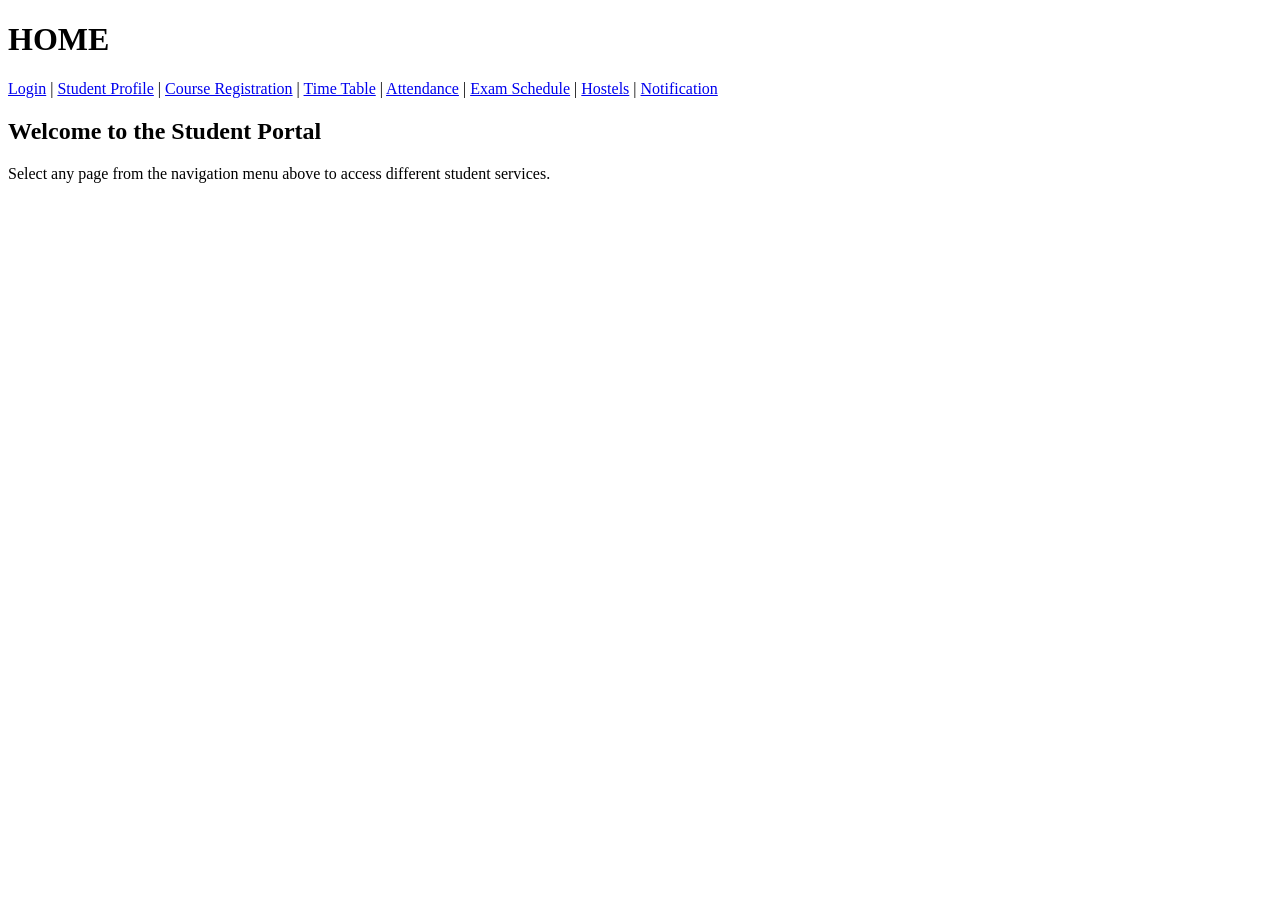
<file: index.html>
<!DOCTYPE html>
<html lang="en">
<head>
    <meta charset="UTF-8">
    <meta name="viewport" content="width=device-width, initial-scale=1.0">
    <title>Home</title>
</head>

<body>

    <div id="home-container">

      
        <header>
            <h1>HOME</h1>
        </header>

        <nav>
            <a href="login.html">Login</a> |
            <a href="studentprofile.html">Student Profile</a> |
            <a href="coursereg.html">Course Registration</a> |
            <a href="timetable.html">Time Table</a> |
            <a href="attendance.html">Attendance</a> |
            <a href="examschedule.html">Exam Schedule</a> |
            <a href="hostels.html">Hostels</a> |
            <a href="notification.html">Notification</a>
        </nav>

        <main>

            <section id="content">
                <h2>Welcome to the Student Portal</h2>

                <p>
                    Select any page from the navigation menu above to access
                    different student services.
                </p>
            </section>

        </main>

    </div>

</body>
</html>
</file>
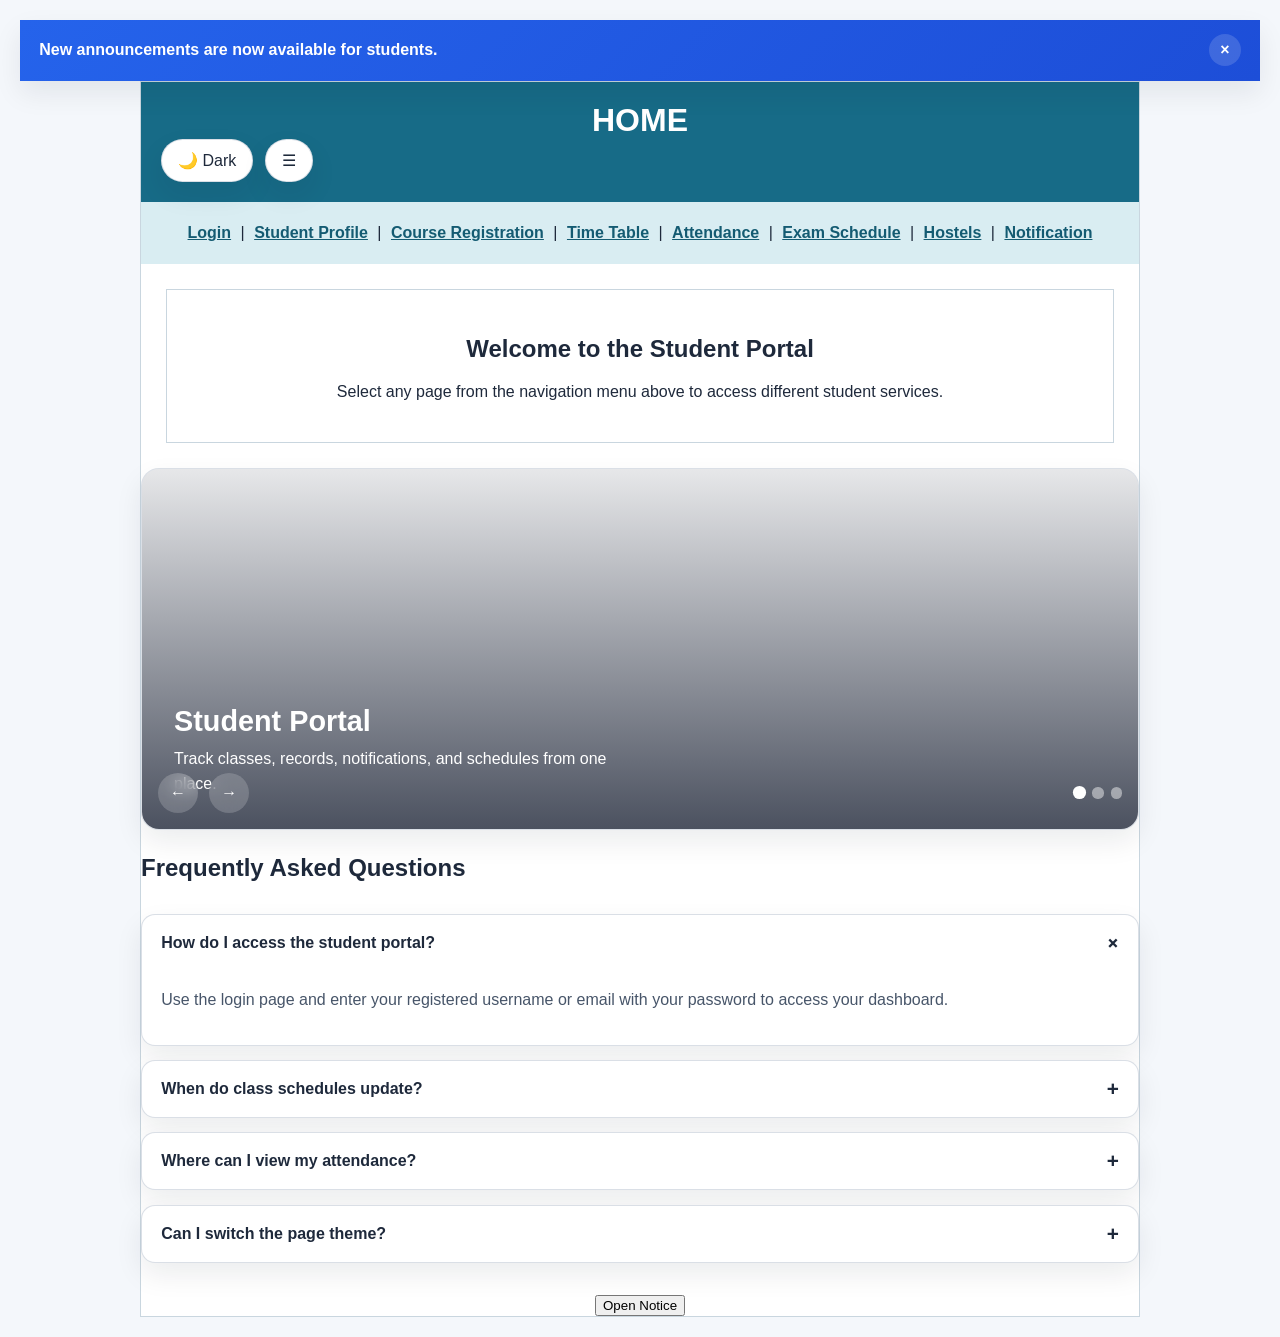
<file: pages/index.html>
<!DOCTYPE html>
<html lang="en">
<head>
    <meta charset="UTF-8">
    <meta name="viewport" content="width=device-width, initial-scale=1.0">
    <title>Home</title>
    <link rel="stylesheet" href="../css/home.css">
</head>

<body>

    <div id="home-container">

      
        <header>
            <h1>HOME</h1>
        </header>

        <nav>
            <a href="login.html">Login</a> |
            <a href="studentprofile.html">Student Profile</a> |
            <a href="coursereg.html">Course Registration</a> |
            <a href="timetable.html">Time Table</a> |
            <a href="attendance.html">Attendance</a> |
            <a href="examschedule.html">Exam Schedule</a> |
            <a href="hostels.html">Hostels</a> |
            <a href="notification.html">Notification</a>
        </nav>

        <main>

            <section id="content">
                <h2>Welcome to the Student Portal</h2>

                <p>
                    Select any page from the navigation menu above to access
                    different student services.
                </p>
            </section>

            <section>
                <div id="slider" aria-label="Student portal highlights"></div>
            </section>

            <section>
                <h2>Frequently Asked Questions</h2>
                <div id="faq"></div>
            </section>

            <section style="margin-top: 2rem; text-align: center;">
                <button id="open-modal" type="button">Open Notice</button>
            </section>

        </main>

    </div>

    <script src="../js/site-data.js"></script>
    <script src="../js/site-ui.js"></script>

</body>
</html>
</file>
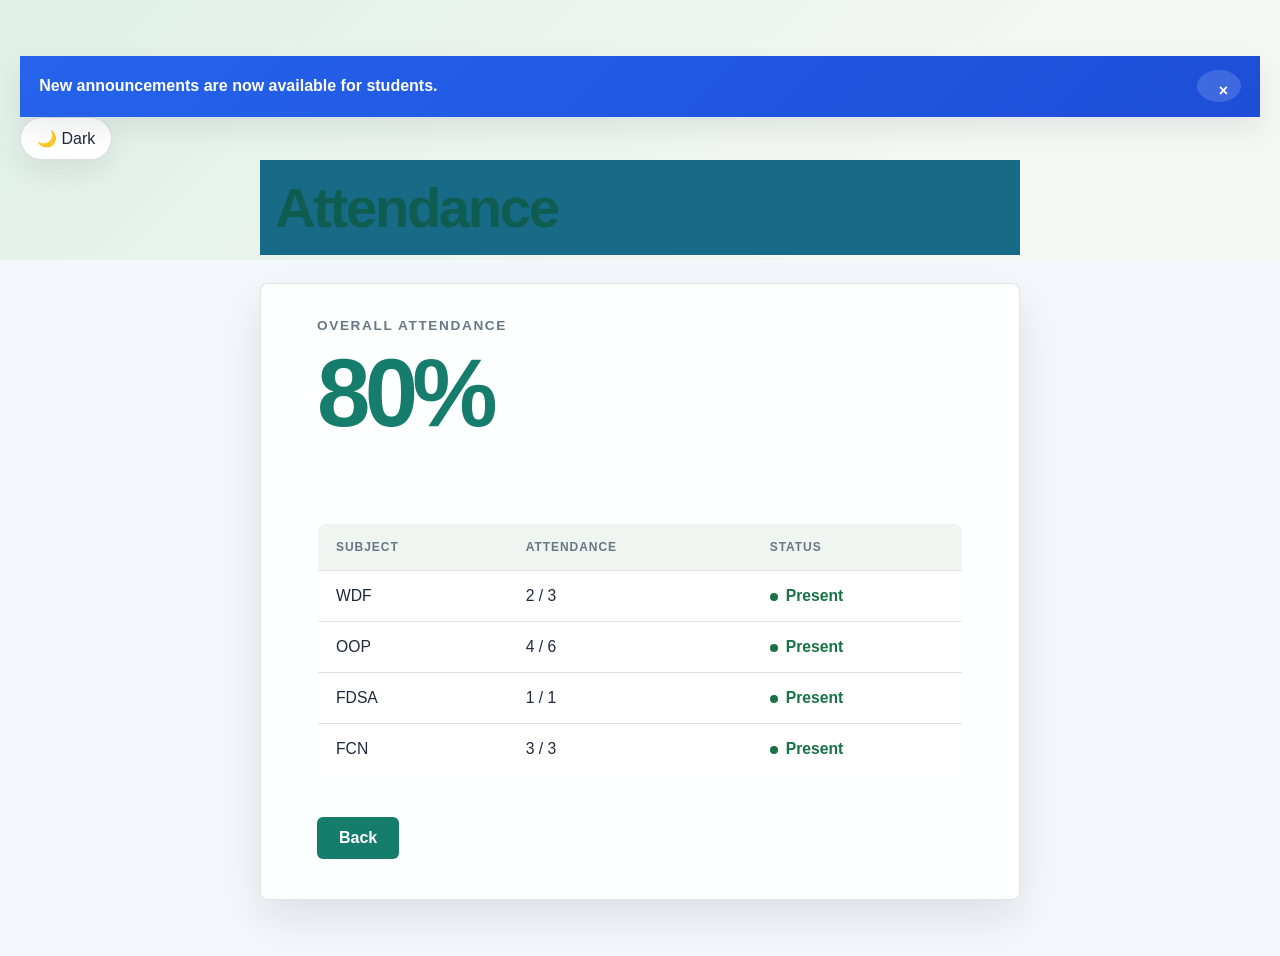
<file: pages/attendance.html>
<!DOCTYPE html>
<html lang="en">
<head>
    <meta charset="UTF-8">
    <meta name="viewport" content="width=device-width, initial-scale=1.0">
    <title>Attendance</title>
    <link rel="stylesheet" href="../css/attendance.css">
</head>
<body>

    <h1 align="center">Attendance</h1>

    <center>

        <h2>Overall Attendance</h2>

        <strong>80%</strong>

        <br><br><br>

        <table border="1" cellpadding="10" cellspacing="0">

            <tr>
                <th>Subject</th>
                <th>Attendance</th>
                <th>Status</th>
            </tr>

            <tr>
                <td>WDF</td>
                <td>2 / 3</td>
                <td>Present</td>
            </tr>

            <tr>
                <td>OOP</td>
                <td>4 / 6</td>
                <td>Present</td>
            </tr>

            <tr>
                <td>FDSA</td>
                <td>1 / 1</td>
                <td>Present</td>
            </tr>

            <tr>
                <td>FCN</td>
                <td>3 / 3</td>
                <td>Present</td>
            </tr>

        </table>

        <br>

        <a href="index.html">
            <button type="button">Back</button>
        </a>

    </center>

    <script src="../js/site-data.js"></script>
    <script src="../js/site-ui.js"></script>

</body>
</html>
</file>
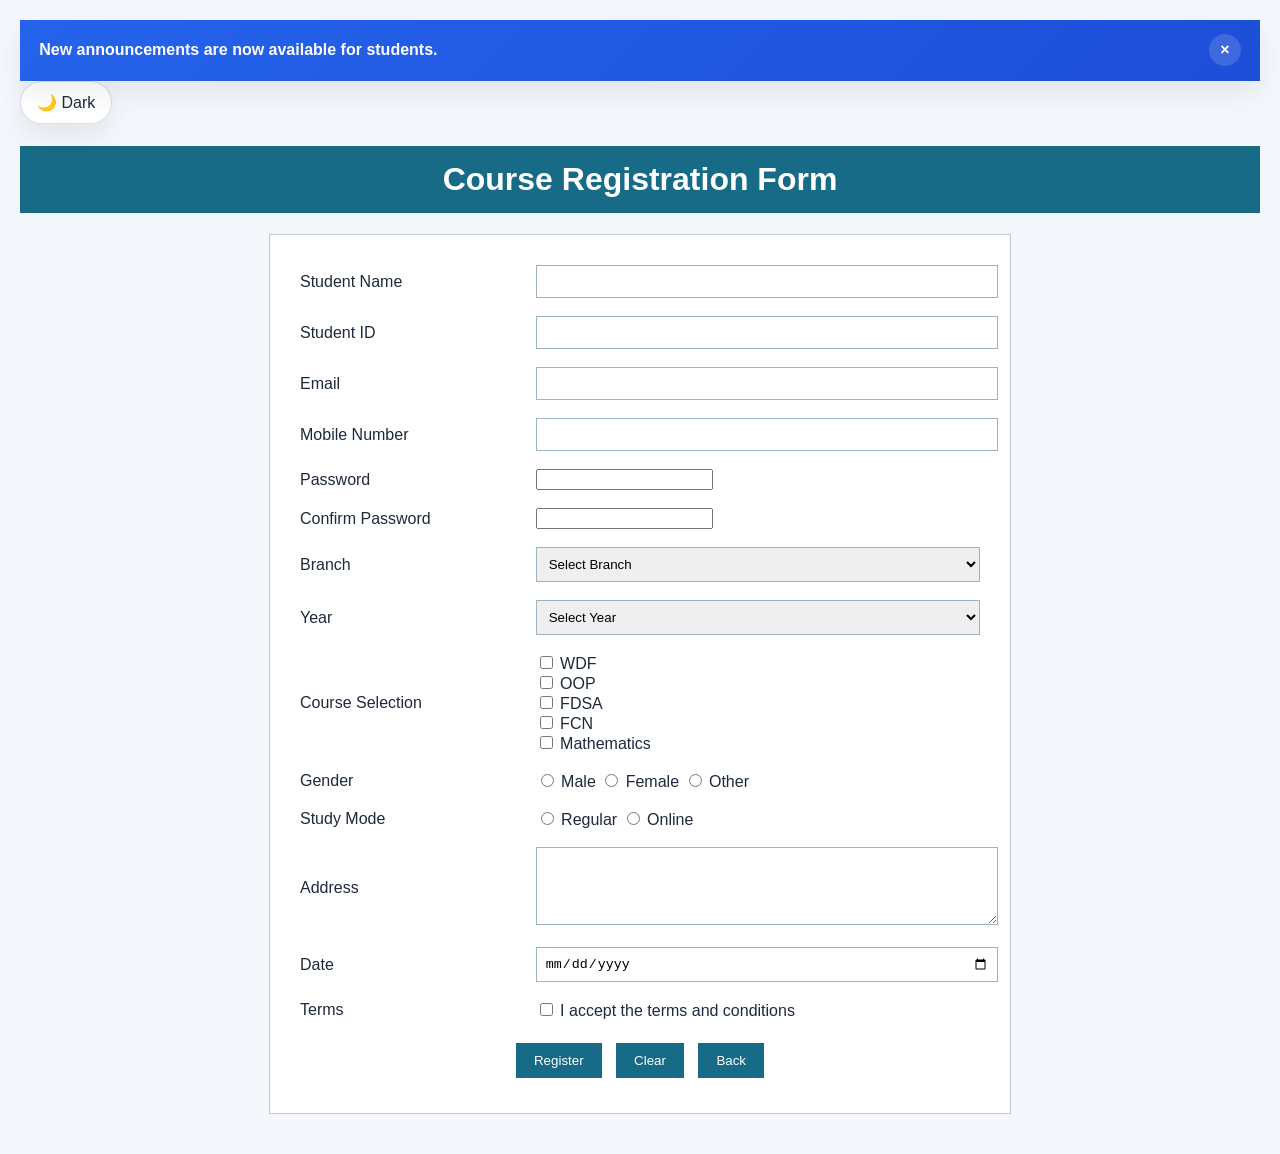
<file: pages/coursereg.html>
<!DOCTYPE html>
<html lang="en">

<head>
    <meta charset="UTF-8">
    <title>Course Registration</title>
    <link rel="stylesheet" href="../css/coursereg.css">
</head>

<body>

<h1 align="center">Course Registration Form</h1>

<form action="#" method="post" onsubmit="return validateForm()">

<table cellpadding="8">

<tr>
    <td>Student Name</td>
    <td><input type="text" name="name" required></td>
</tr>

<tr>
    <td>Student ID</td>
    <td><input type="text" name="id" required></td>
</tr>

<tr>
    <td>Email</td>
    <td><input type="email" name="email" required></td>
</tr>

<tr>
    <td>Mobile Number</td>
    <td><input type="tel" name="mobile" required></td>
</tr>

<tr>
    <td>Password</td>
    <td><input type="password" id="password" required></td>
</tr>

<tr>
    <td>Confirm Password</td>
    <td><input type="password" id="confirmPassword" required></td>
</tr>

<tr>
    <td>Branch</td>
    <td>
        <select name="branch" required>
            <option value="">Select Branch</option>
            <option>Computer Engineering</option>
            <option>Information Technology</option>
            <option>Mechanical Engineering</option>
            <option>Civil Engineering</option>
            <option>Electrical Engineering</option>
        </select>
    </td>
</tr>

<tr>
    <td>Year</td>
    <td>
        <select name="year" required>
            <option value="">Select Year</option>
            <option>1st Year</option>
            <option>2nd Year</option>
            <option>3rd Year</option>
            <option>4th Year</option>
        </select>
    </td>
</tr>

<tr>
    <td>Course Selection</td>
    <td>
        <input type="checkbox" name="course" value="WDF"> WDF<br>
        <input type="checkbox" name="course" value="OOP"> OOP<br>
        <input type="checkbox" name="course" value="FDSA"> FDSA<br>
        <input type="checkbox" name="course" value="FCN"> FCN<br>
        <input type="checkbox" name="course" value="Mathematics"> Mathematics
    </td>
</tr>

<tr>
    <td>Gender</td>
    <td>
        <input type="radio" name="gender" value="Male"> Male
        <input type="radio" name="gender" value="Female"> Female
        <input type="radio" name="gender" value="Other"> Other
    </td>
</tr>

<tr>
    <td>Study Mode</td>
    <td>
        <input type="radio" name="mode" value="Regular"> Regular
        <input type="radio" name="mode" value="Online"> Online
    </td>
</tr>

<tr>
    <td>Address</td>
    <td>
        <textarea name="address" rows="4" cols="30"></textarea>
    </td>
</tr>

<tr>
    <td>Date</td>
    <td><input type="date" name="date"></td>
</tr>

<tr>
    <td>Terms</td>
    <td>
        <input type="checkbox" id="terms">
        I accept the terms and conditions
    </td>
</tr>

<tr>
    <td colspan="2" align="center">
        <input type="submit" value="Register">
        <input type="reset" value="Clear">
        <input type="button" value="Back" onclick="window.location.href='index.html'">
    </td>
</tr>

</table>

</form>

<script src="../js/site-data.js"></script>
<script src="../js/site-ui.js"></script>

</body>
</html>
</file>
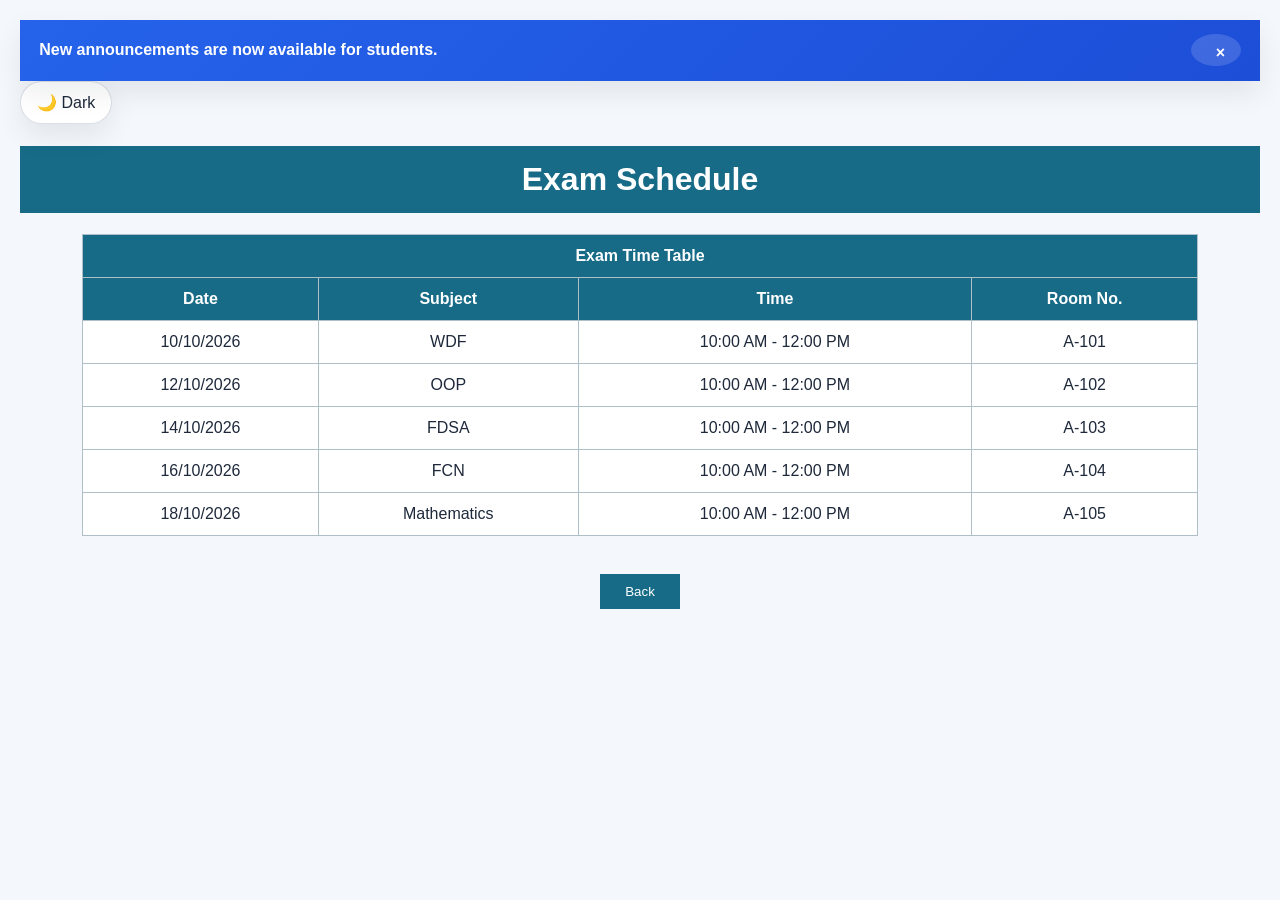
<file: pages/examschedule.html>
<!DOCTYPE html>
<html lang="en">
<head>
    <meta charset="UTF-8">
    <meta name="viewport" content="width=device-width, initial-scale=1.0">
    <title>Exam Schedule</title>
    <link rel="stylesheet" href="../css/examschedule.css">
</head>
<body>

    <h1 align="center">Exam Schedule</h1>

    <table border="1" cellpadding="10" cellspacing="0" align="center">

        <tr>
            <th colspan="4">Exam Time Table</th>
        </tr>

        <tr>
            <th>Date</th>
            <th>Subject</th>
            <th>Time</th>
            <th>Room No.</th>
        </tr>

        <tr>
            <td>10/10/2026</td>
            <td>WDF</td>
            <td>10:00 AM - 12:00 PM</td>
            <td>A-101</td>
        </tr>

        <tr>
            <td>12/10/2026</td>
            <td>OOP</td>
            <td>10:00 AM - 12:00 PM</td>
            <td>A-102</td>
        </tr>

        <tr>
            <td>14/10/2026</td>
            <td>FDSA</td>
            <td>10:00 AM - 12:00 PM</td>
            <td>A-103</td>
        </tr>

        <tr>
            <td>16/10/2026</td>
            <td>FCN</td>
            <td>10:00 AM - 12:00 PM</td>
            <td>A-104</td>
        </tr>

        <tr>
            <td>18/10/2026</td>
            <td>Mathematics</td>
            <td>10:00 AM - 12:00 PM</td>
            <td>A-105</td>
        </tr>

    </table>

    <br>

    <center>
        <a href="index.html">
            <button type="button">Back</button>
        </a>
    </center>

    <script src="../js/site-data.js"></script>
    <script src="../js/site-ui.js"></script>

</body>
</html>
</file>
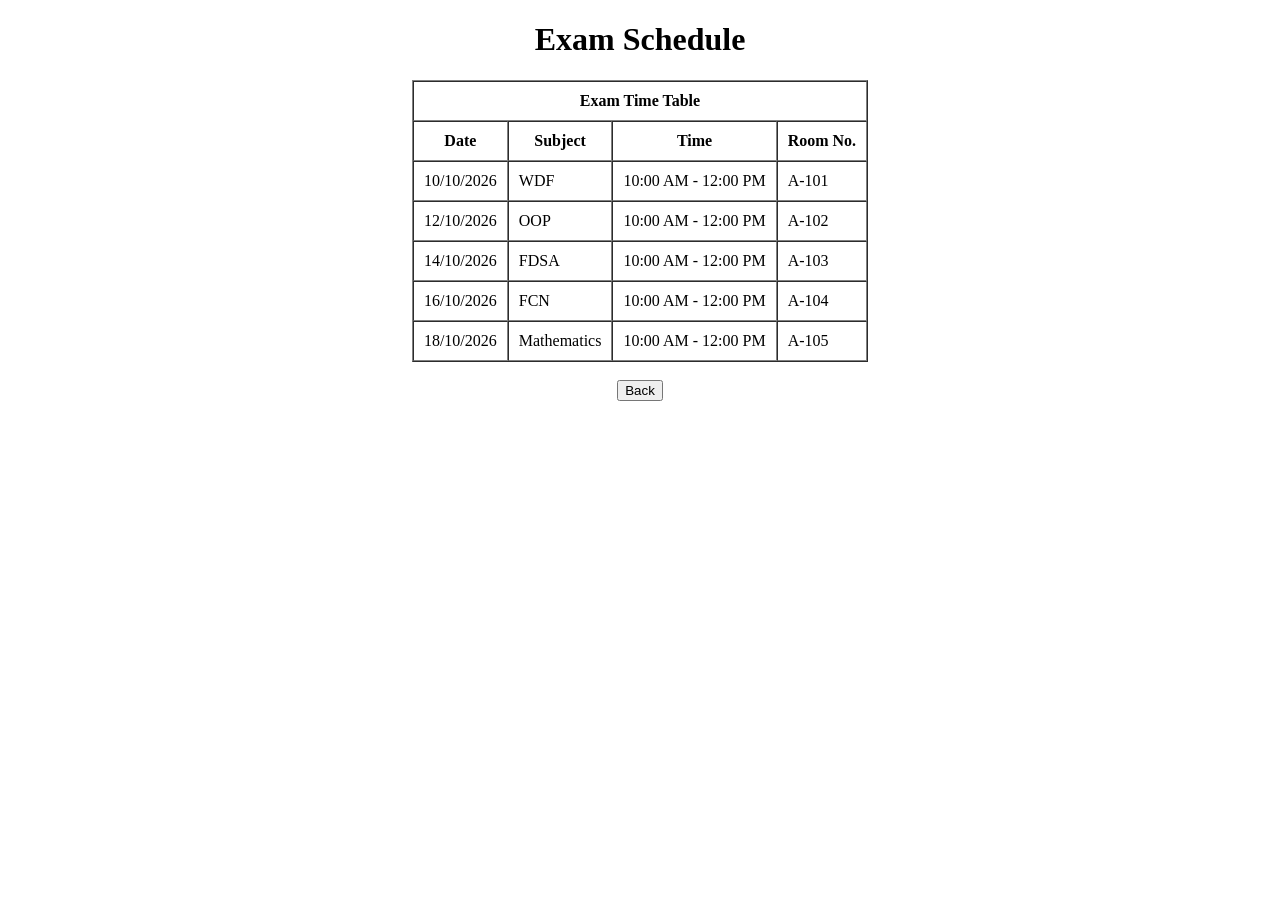
<file: pages/examshedule.html>
<!DOCTYPE html>
<html lang="en">
<head>
    <meta charset="UTF-8">
    <meta name="viewport" content="width=device-width, initial-scale=1.0">
    <title>Exam Schedule</title>
</head>
<body>

    <h1 align="center">Exam Schedule</h1>

    <table border="1" cellpadding="10" cellspacing="0" align="center">

        <tr>
            <th colspan="4">Exam Time Table</th>
        </tr>

        <tr>
            <th>Date</th>
            <th>Subject</th>
            <th>Time</th>
            <th>Room No.</th>
        </tr>

        <tr>
            <td>10/10/2026</td>
            <td>WDF</td>
            <td>10:00 AM - 12:00 PM</td>
            <td>A-101</td>
        </tr>

        <tr>
            <td>12/10/2026</td>
            <td>OOP</td>
            <td>10:00 AM - 12:00 PM</td>
            <td>A-102</td>
        </tr>

        <tr>
            <td>14/10/2026</td>
            <td>FDSA</td>
            <td>10:00 AM - 12:00 PM</td>
            <td>A-103</td>
        </tr>

        <tr>
            <td>16/10/2026</td>
            <td>FCN</td>
            <td>10:00 AM - 12:00 PM</td>
            <td>A-104</td>
        </tr>

        <tr>
            <td>18/10/2026</td>
            <td>Mathematics</td>
            <td>10:00 AM - 12:00 PM</td>
            <td>A-105</td>
        </tr>

    </table>

    <br>

    <center>
        <a href="home.html">
            <button type="button">Back</button>
        </a>
    </center>

</body>
</html>
</file>
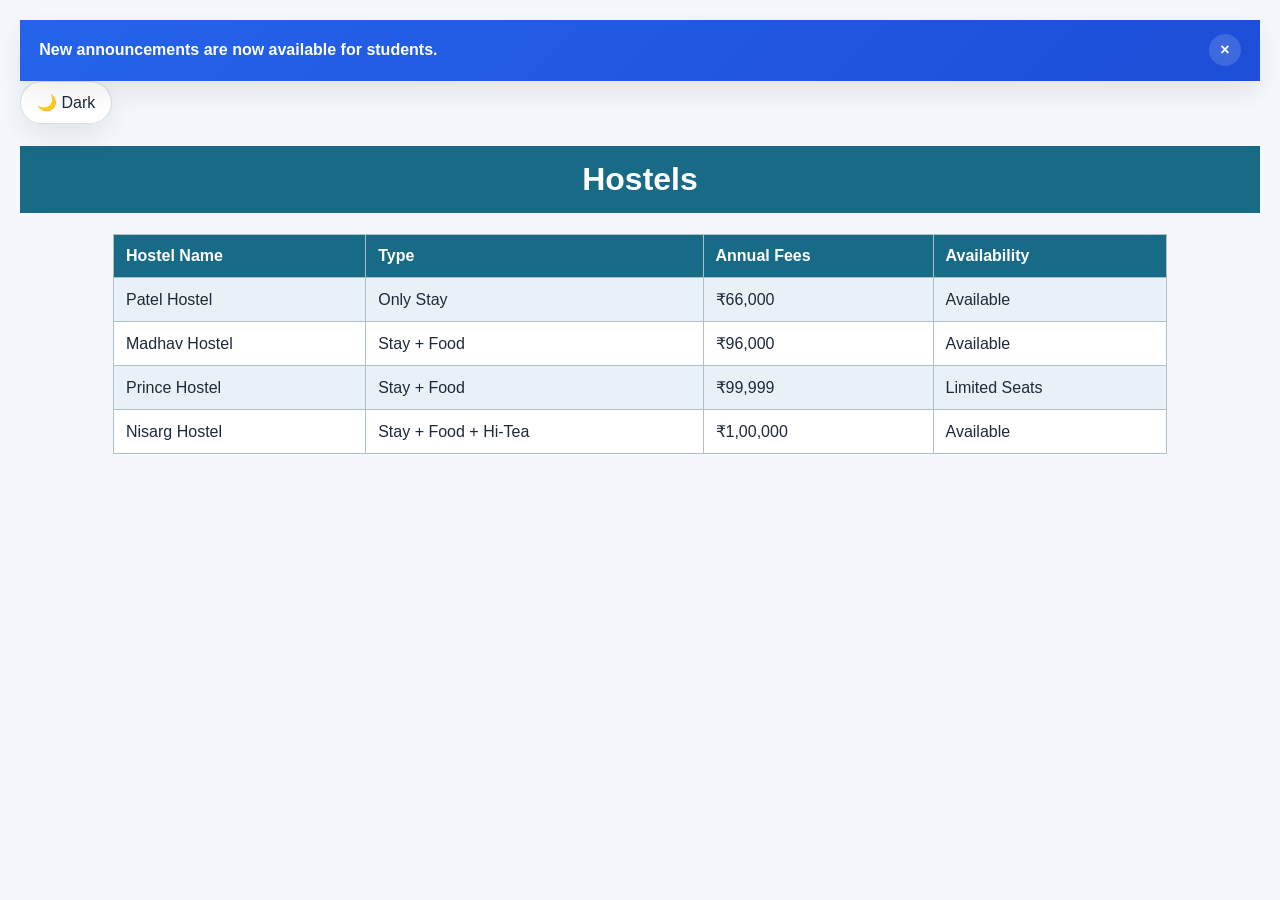
<file: pages/hostels.html>
<!DOCTYPE html>
<html lang="en">
<head>
    <meta charset="UTF-8">
    <meta name="viewport" content="width=device-width, initial-scale=1.0">
    <title>Hostels</title>
    <link rel="stylesheet" href="../css/hostels.css">
</head>
<body>

    <h1 align="center">Hostels</h1>

    <table border="1" cellpadding="10" cellspacing="0" align="center">

        <tr>
            <th>Hostel Name</th>
            <th>Type</th>
            <th>Annual Fees</th>
            <th>Availability</th>
        </tr>

        <tr>
            <td>Patel Hostel</td>
            <td>Only Stay</td>
            <td>₹66,000</td>
            <td>Available</td>
        </tr>

        <tr>
            <td>Madhav Hostel</td>
            <td>Stay + Food</td>
            <td>₹96,000</td>
            <td>Available</td>
        </tr>

        <tr>
            <td>Prince Hostel</td>
            <td>Stay + Food</td>
            <td>₹99,999</td>
            <td>Limited Seats</td>
        </tr>

        <tr>
            <td>Nisarg Hostel</td>
            <td>Stay + Food + Hi-Tea</td>
            <td>₹1,00,000</td>
            <td>Available</td>
        </tr>

    </table>

    <script src="../js/site-data.js"></script>
    <script src="../js/site-ui.js"></script>

</body>
</html>
</file>
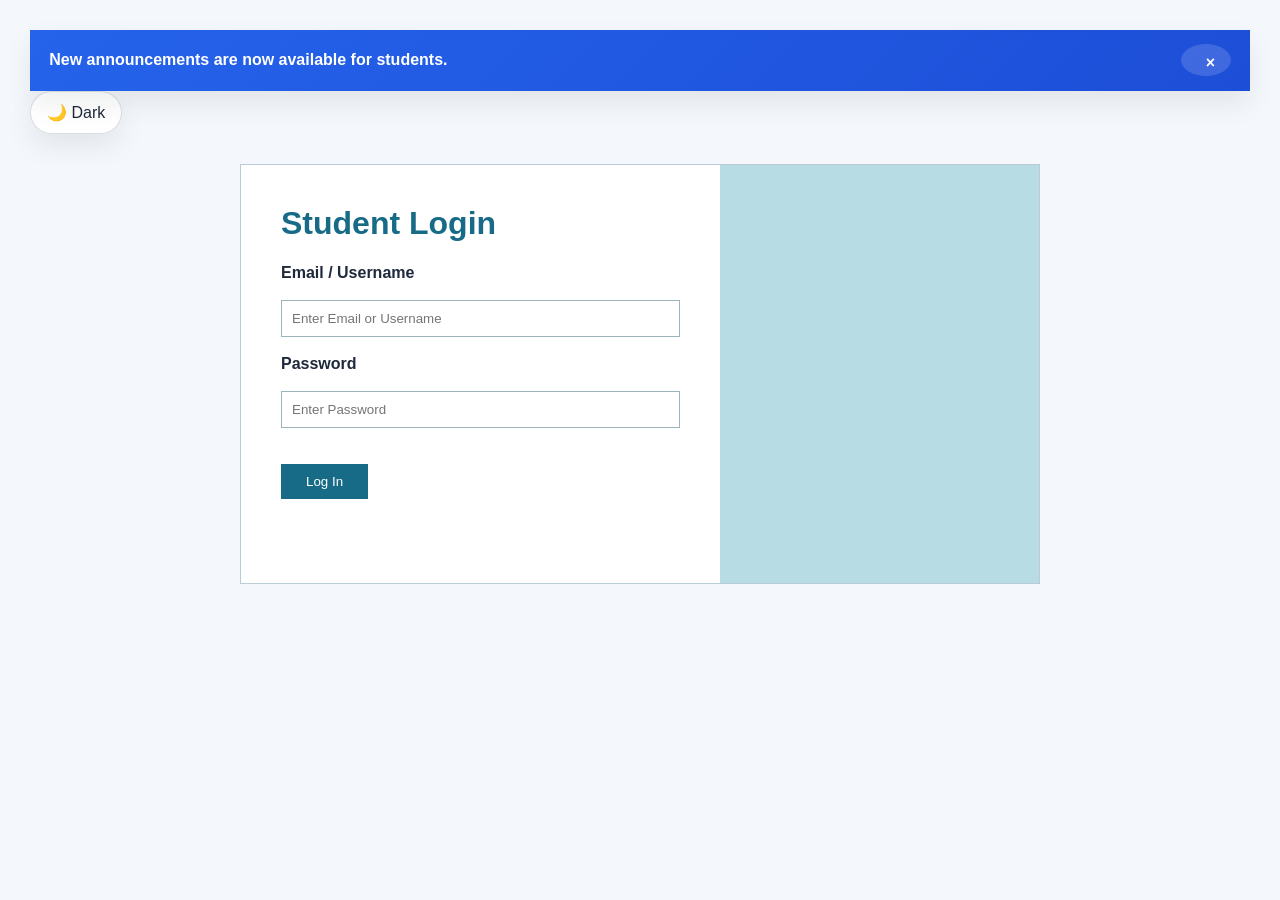
<file: pages/login.html>
<!DOCTYPE html>
<html lang="en">
<head>
    <meta charset="UTF-8">
    <meta name="viewport" content="width=device-width, initial-scale=1.0">
    <title>Student Login</title>
    <link rel="stylesheet" href="../css/login.css">
</head>

<body>

    <div id="login-container">

        <div id="login-form">

            <h1>Student Login</h1>

            <form>

                <label for="email">Email / Username</label>
                <br><br>

                <input
                    type="text"
                    id="email"
                    name="email"
                    placeholder="Enter Email or Username"
                >

                <br><br>

                <label for="password">Password</label>

                <br><br>

                <input
                    type="password"
                    id="password"
                    name="password"
                    placeholder="Enter Password"
                >

                <br><br><br>

                <button type="submit">
                    Log In
                </button>

            </form>

        </div>

        <div id="logo-section">


        </div>

    </div>

    <script src="../js/site-data.js"></script>
    <script src="../js/site-ui.js"></script>

</body>
</html>
</file>
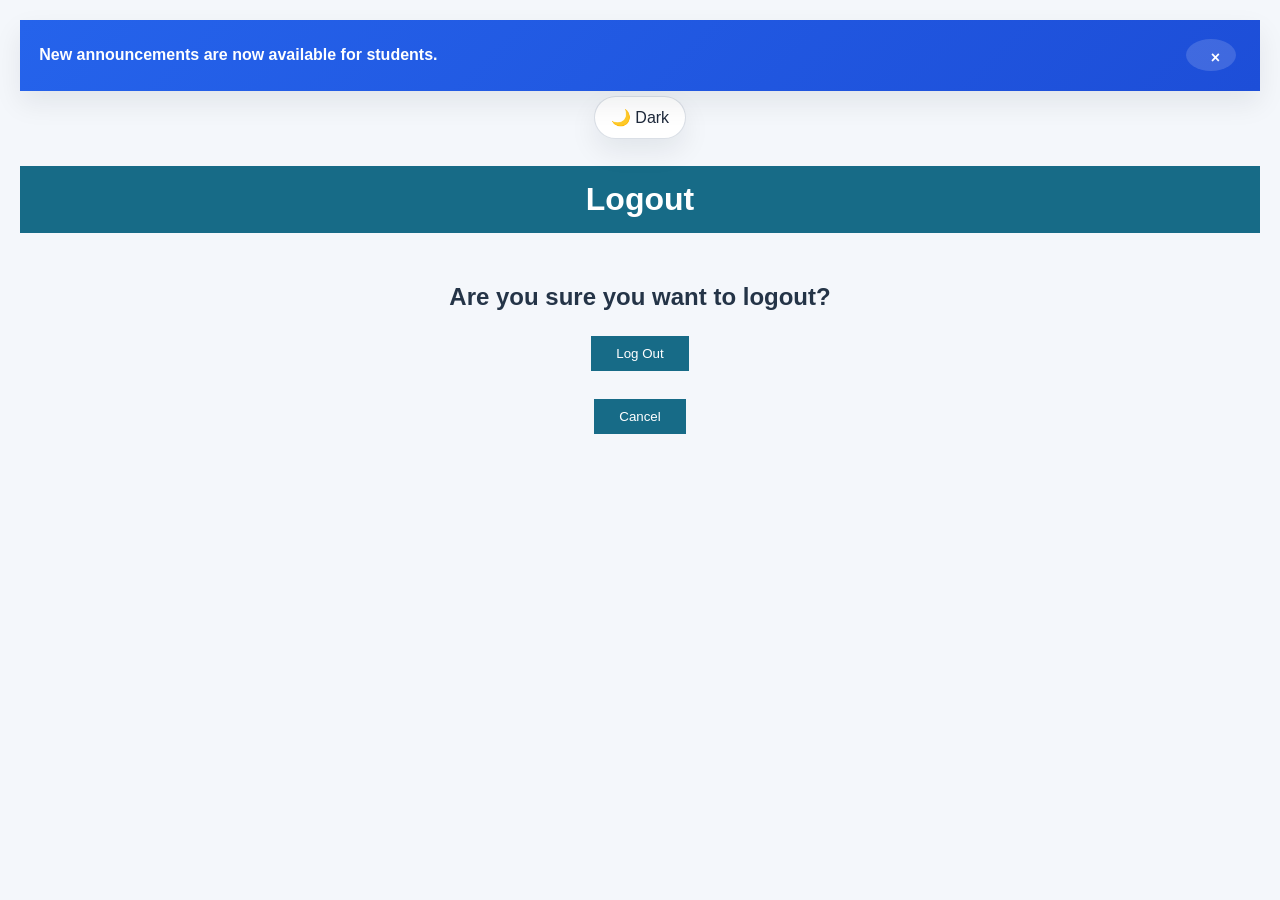
<file: pages/logout.html>
<!DOCTYPE html>
<html lang="en">
<head>
    <meta charset="UTF-8">
    <meta name="viewport" content="width=device-width, initial-scale=1.0">
    <title>Logout</title>
    <link rel="stylesheet" href="../css/logout.css">
</head>
<body>

    <h1 align="center">Logout</h1>

    <center>

        <h2>Are you sure you want to logout?</h2>

        <form action="login.html" method="get">

            <input type="submit" value="Log Out">

        </form>

        <br>

        <a href="index.html">
            <button type="button">Cancel</button>
        </a>

    </center>

    <script src="../js/site-data.js"></script>
    <script src="../js/site-ui.js"></script>

</body>
</html>
</file>
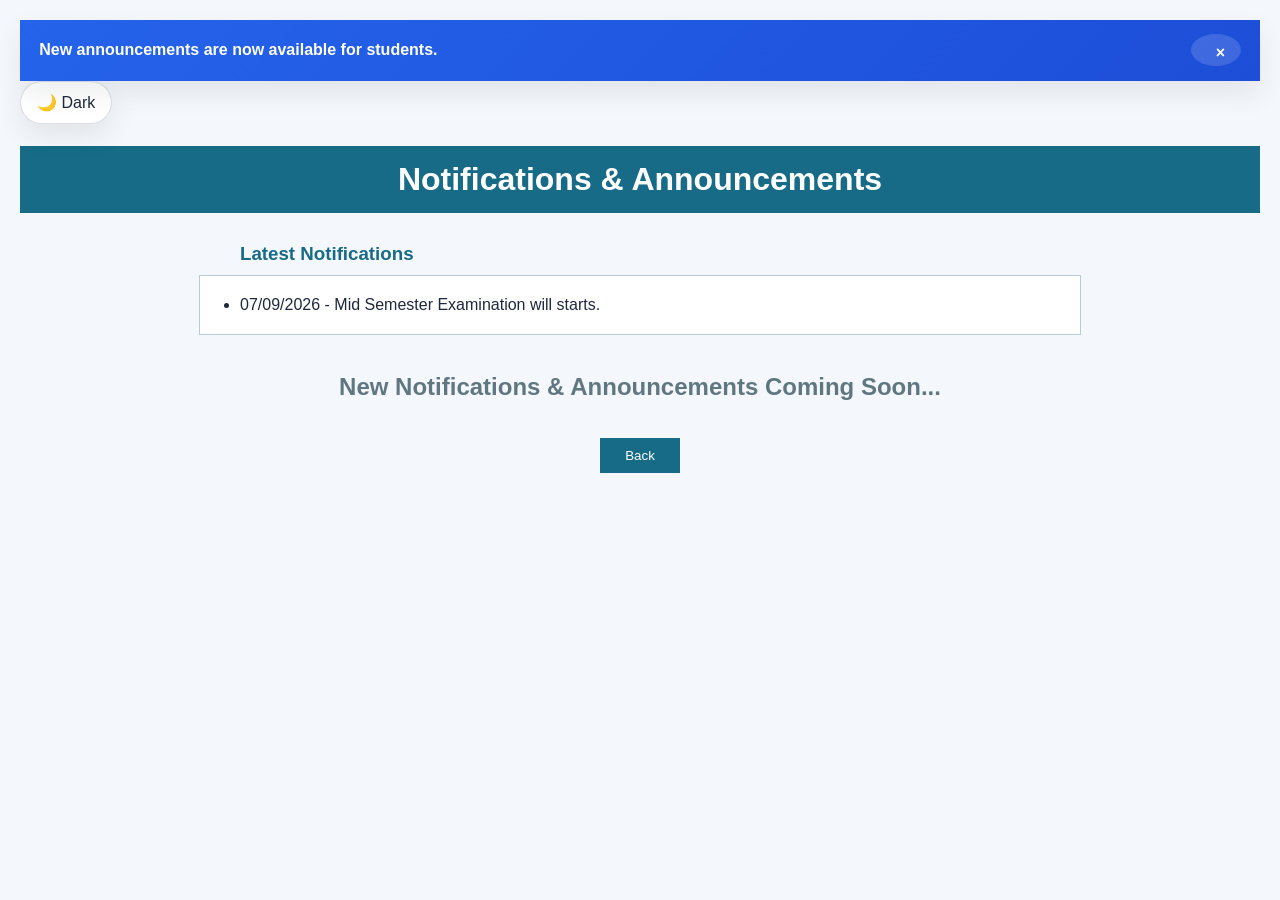
<file: pages/notification.html>
<!DOCTYPE html>
<html lang="en">
<head>
    <meta charset="UTF-8">
    <meta name="viewport" content="width=device-width, initial-scale=1.0">
    <title>Notifications & Announcements</title>
    <link rel="stylesheet" href="../css/notification.css">
</head>
<body>

    <h1 align="center">Notifications & Announcements</h1>

    <h3>Latest Notifications</h3>

    <ul>
        <li>07/09/2026 - Mid Semester Examination will starts.</li>
     
    </ul>

    <br>

    <h2 align="center">New Notifications & Announcements Coming Soon...</h2>

    <br>

    <center>
        <a href="index.html">
            <button type="button">Back</button>
        </a>
    </center>

    <script src="../js/site-data.js"></script>
    <script src="../js/site-ui.js"></script>

</body>
</html>
</file>
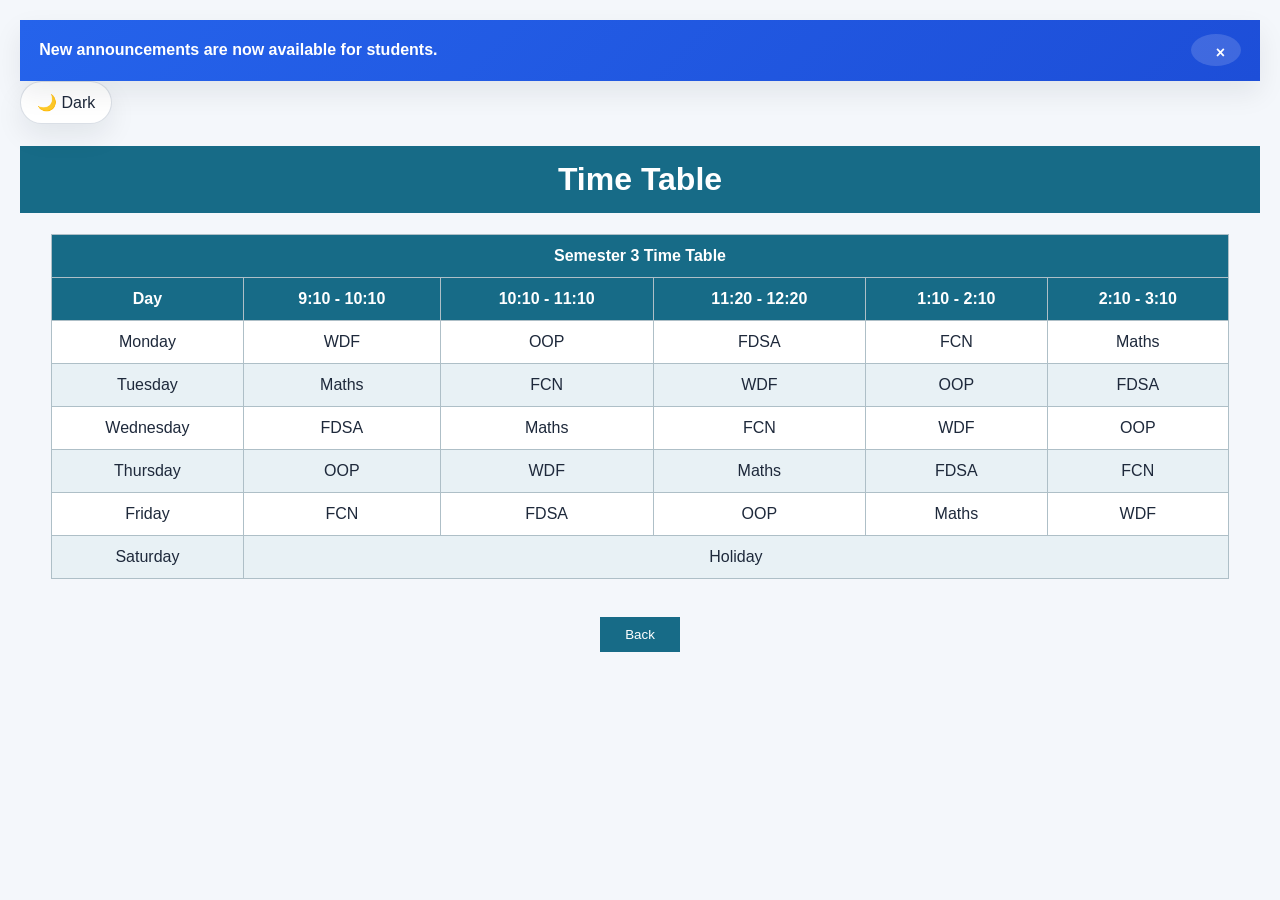
<file: pages/timetable.html>
<!DOCTYPE html>
<html lang="en">
<head>
    <meta charset="UTF-8">
    <meta name="viewport" content="width=device-width, initial-scale=1.0">
    <title>Time Table</title>
    <link rel="stylesheet" href="../css/timetable.css">
</head>
<body>

    <h1 align="center">Time Table</h1>

    <table border="1" cellpadding="10" cellspacing="0" align="center">

        <tr>
            <th colspan="6">Semester 3 Time Table</th>
        </tr>

        <tr>
            <th>Day</th>
            <th>9:10 - 10:10</th>
            <th>10:10 - 11:10</th>
            <th>11:20 - 12:20</th>
            <th>1:10 - 2:10</th>
            <th>2:10 - 3:10</th>
        </tr>

        <tr>
            <td>Monday</td>
            <td>WDF</td>
            <td>OOP</td>
            <td>FDSA</td>
            <td>FCN</td>
            <td>Maths</td>
        </tr>

        <tr>
            <td>Tuesday</td>
            <td>Maths</td>
            <td>FCN</td>
            <td>WDF</td>
            <td>OOP</td>
            <td>FDSA</td>
        </tr>

        <tr>
            <td>Wednesday</td>
            <td>FDSA</td>
            <td>Maths</td>
            <td>FCN</td>
            <td>WDF</td>
            <td>OOP</td>
        </tr>

        <tr>
            <td>Thursday</td>
            <td>OOP</td>
            <td>WDF</td>
            <td>Maths</td>
            <td>FDSA</td>
            <td>FCN</td>
        </tr>

        <tr>
            <td>Friday</td>
            <td>FCN</td>
            <td>FDSA</td>
            <td>OOP</td>
            <td>Maths</td>
            <td>WDF</td>
        </tr>

        <tr>
            <td>Saturday</td>
            <td colspan="5" align="center">Holiday</td>
        </tr>

    </table>

    <br>

    <center>
        <a href="index.html">
            <button type="button">Back</button>
        </a>
    </center>

    <script src="../js/site-data.js"></script>
    <script src="../js/site-ui.js"></script>

</body>
</html>
</file>
<file: css/home.css>
* {
	box-sizing: border-box;
}

body {
	margin: 0;
	padding: 20px;
	font-family: Arial, sans-serif;
	color: #243447;
	background-color: #eef4f8;
}

#home-container {
	max-width: 1000px;
	margin: 0 auto;
	background-color: white;
	border: 1px solid #c9d6df;
}

header {
	padding: 20px;
	text-align: center;
	color: white;
	background-color: #176b87;
}

header h1 {
	margin: 0;
}

nav {
	padding: 15px;
	text-align: center;
	line-height: 2;
	background-color: #d9edf2;
}

nav a {
	margin: 0 5px;
	color: #145b72;
	font-weight: bold;
}

#content {
	margin: 25px;
	padding: 25px;
	text-align: center;
	border: 1px solid #c9d6df;
}

@media (max-width: 600px) {
	body {
		padding: 10px;
	}

	#content {
		margin: 15px;
		padding: 15px;
	}
}
</file>
<file: css/attendance.css>
body {
	margin: 0;
	padding: 20px;
	font-family: Arial, sans-serif;
	color: #243447;
	background-color: #f4f8fa;
}

h1 {
	padding: 15px;
	color: white;
	background-color: #176b87;
}

h2 {
	color: #176b87;
}

strong {
	font-size: 32px;
	color: #2d8a55;
}

table {
	width: 80%;
	margin: 0 auto;
	border-collapse: collapse;
	background-color: white;
}

th,
td {
	padding: 12px;
	text-align: left;
	border: 1px solid #aebfc7;
}

th {
	color: white;
	background-color: #176b87;
}

button {
	padding: 10px 25px;
	color: white;
	background-color: #176b87;
	border: 0;
}

@media (max-width: 600px) {
	body {
		padding: 10px;
	}

	table {
		width: 100%;
	}
}
/* @import url('https://fonts.googleapis.com/css2?family=DM+Sans:wght@400;500;600;700&family=Space+Grotesk:wght@500;600;700&display=swap'); */

:root {
	--ink: #17212b;
	--muted: #687784;
	--paper: #f5f7f4;
	--surface: #ffffff;
	--line: #dce5df;
	--accent: #167c6b;
	--accent-dark: #0f5c50;
	--success: #177245;
	--shadow: 0 18px 45px rgba(23, 33, 43, 0.1);
}

* {
	box-sizing: border-box;
}

body {
	min-height: 100vh;
	margin: 0;
	padding: 56px 20px;
	color: var(--ink);
	background: var(--paper);
	font-family: 'DM Sans', sans-serif;
}

body::before {
	position: fixed;
	z-index: -1;
	top: 0;
	right: 0;
	left: 0;
	height: 260px;
	background: linear-gradient(135deg, #dff0e6 0%, #f5f7f4 74%);
	content: '';
}

h1,
h2 {
	margin: 0;
	font-family: 'Space Grotesk', sans-serif;
}

h1 {
	max-width: 760px;
	margin: 0 auto 28px;
	color: var(--accent-dark);
	font-size: clamp(2rem, 5vw, 3.5rem);
	letter-spacing: -0.04em;
	text-align: left;
}

center {
	display: block;
	width: min(760px, 100%);
	margin: 0 auto;
	padding: 34px clamp(20px, 5vw, 56px) 40px;
	border: 1px solid rgba(220, 229, 223, 0.9);
	border-radius: 8px;
	background: rgba(255, 255, 255, 0.9);
	box-shadow: var(--shadow);
	text-align: left;
}

h2 {
	margin-bottom: 12px;
	color: var(--muted);
	font-size: 0.85rem;
	font-weight: 700;
	letter-spacing: 0.12em;
	text-transform: uppercase;
}

strong {
	display: block;
	color: var(--accent);
	font-family: 'Space Grotesk', sans-serif;
	font-size: clamp(3.5rem, 10vw, 6rem);
	line-height: 1;
	letter-spacing: -0.06em;
}

table {
	width: 100%;
	margin: 28px 0 24px;
	overflow: hidden;
	border: 1px solid var(--line);
	border-radius: 8px;
	border-spacing: 0;
	background: var(--surface);
	text-align: left;
}

th,
td {
	padding: 16px 18px;
	border: 0;
	border-bottom: 1px solid var(--line);
}

th {
	color: var(--muted);
	background: #f0f5f1;
	font-size: 0.75rem;
	letter-spacing: 0.08em;
	text-transform: uppercase;
}

td {
	font-size: 0.98rem;
}

tr:last-child td {
	border-bottom: 0;
}

td:last-child {
	color: var(--success);
	font-weight: 700;
}

td:last-child::before {
	display: inline-block;
	width: 8px;
	height: 8px;
	margin-right: 8px;
	border-radius: 50%;
	background: var(--success);
	content: '';
}

a {
	display: inline-block;
	text-decoration: none;
}

button {
	padding: 12px 22px;
	border: 0;
	border-radius: 6px;
	color: #ffffff;
	background: var(--accent);
	cursor: pointer;
	font: inherit;
	font-weight: 700;
	transition: background-color 160ms ease, transform 160ms ease;
}

button:hover {
	background: var(--accent-dark);
	transform: translateY(-2px);
}

button:focus-visible {
	outline: 3px solid rgba(22, 124, 107, 0.3);
	outline-offset: 3px;
}

@media (max-width: 560px) {
	body {
		padding: 28px 14px;
	}

	h1 {
		margin-bottom: 18px;
	}

	center {
		padding: 26px 16px 30px;
	}

	th,
	td {
		padding: 13px 10px;
		font-size: 0.84rem;
	}

	th {
		font-size: 0.66rem;
	}
}
</file>
<file: css/coursereg.css>
body {
	margin: 0;
	padding: 20px;
	font-family: Arial, sans-serif;
	background-color: #f4f8fa;
}

h1 {
	padding: 15px;
	color: white;
	background-color: #176b87;
}

form {
	max-width: 700px;
	margin: 20px auto;
	padding: 20px;
	background-color: white;
	border: 1px solid #b9ccd5;
}

table {
	width: 100%;
}

td {
	padding: 8px;
}

input[type="text"],
input[type="email"],
input[type="tel"],
input[type="date"],
select,
textarea {
	width: 100%;
	padding: 8px;
	border: 1px solid #9db3bd;
}

input[type="submit"],
input[type="reset"],
input[type="button"] {
	margin: 5px;
	padding: 10px 18px;
	color: white;
	background-color: #176b87;
	border: 0;
	cursor: pointer;
}

@media (max-width: 600px) {
	body {
		padding: 10px;
	}

	td {
		display: block;
		width: 100%;
	}
}
</file>
<file: css/examschedule.css>
body {
	margin: 0;
	padding: 20px;
	font-family: Arial, sans-serif;
	color: #243447;
	background-color: #f4f8fa;
}

h1 {
	padding: 15px;
	color: white;
	background-color: #176b87;
}

table {
	width: 90%;
	margin: 20px auto;
	border-collapse: collapse;
	background-color: white;
}

th,
td {
	padding: 12px;
	text-align: center;
	border: 1px solid #aebfc7;
}

th {
	color: white;
	background-color: #176b87;
}

button {
	padding: 10px 25px;
	color: white;
	background-color: #176b87;
	border: 0;
}

@media (max-width: 600px) {
	body {
		padding: 10px;
		overflow-x: auto;
	}

	table {
		width: 700px;
	}
}
</file>
<file: css/hostels.css>
body {
	margin: 0;
	padding: 20px;
	font-family: Arial, sans-serif;
	color: #243447;
	background-color: #f4f8fa;
}

h1 {
	padding: 15px;
	color: white;
	background-color: #176b87;
}

table {
	width: 85%;
	margin: 20px auto;
	border-collapse: collapse;
	background-color: white;
}

th,
td {
	padding: 12px;
	text-align: left;
	border: 1px solid #aebfc7;
}

th {
	color: white;
	background-color: #176b87;
}

tr:nth-child(even) {
	background-color: #e8f1f5;
}

@media (max-width: 600px) {
	body {
		padding: 10px;
		overflow-x: auto;
	}

	table {
		width: 650px;
	}
}
</file>
<file: css/login.css>
* {
	box-sizing: border-box;
}

body {
	margin: 0;
	padding: 30px;
	font-family: Arial, sans-serif;
	background-color: #e8f1f5;
}

#login-container {
	display: flex;
	max-width: 800px;
	min-height: 420px;
	margin: 30px auto;
	background-color: white;
	border: 1px solid #b9ccd5;
}

#login-form {
	width: 60%;
	padding: 40px;
}

#login-form h1 {
	margin-top: 0;
	color: #176b87;
}

#login-form label {
	font-weight: bold;
}

#login-form input {
	width: 100%;
	padding: 10px;
	border: 1px solid #9db3bd;
}

button {
	padding: 10px 25px;
	color: white;
	background-color: #176b87;
	border: 0;
	cursor: pointer;
}

#logo-section {
	width: 40%;
	background-color: #b8dce3;
}

@media (max-width: 600px) {
	body {
		padding: 10px;
	}

	#login-container {
		display: block;
		margin: 10px auto;
	}

	#login-form,
	#logo-section {
		width: 100%;
	}

	#logo-section {
		min-height: 100px;
	}
}
</file>
<file: css/logout.css>
body {
	margin: 0;
	padding: 20px;
	font-family: Arial, sans-serif;
	text-align: center;
	background-color: #f4f8fa;
}

h1 {
	padding: 15px;
	color: white;
	background-color: #176b87;
}

h2 {
	margin-top: 50px;
	color: #243447;
}

input[type="submit"],
button {
	margin: 5px;
	padding: 10px 25px;
	color: white;
	background-color: #176b87;
	border: 0;
	cursor: pointer;
}
</file>
<file: css/notification.css>
body {
	margin: 0;
	padding: 20px;
	font-family: Arial, sans-serif;
	color: #243447;
	background-color: #f4f8fa;
}

h1 {
	padding: 15px;
	color: white;
	background-color: #176b87;
}

h3 {
	max-width: 800px;
	margin: 30px auto 10px;
	color: #176b87;
}

ul {
	max-width: 800px;
	margin: 0 auto;
	padding: 20px 40px;
	background-color: white;
	border: 1px solid #b9ccd5;
}

h2 {
	color: #607782;
	text-align: center;
}

button {
	padding: 10px 25px;
	color: white;
	background-color: #176b87;
	border: 0;
}
</file>
<file: css/timetable.css>
body {
	margin: 0;
	padding: 20px;
	font-family: Arial, sans-serif;
	color: #243447;
	background-color: #f4f8fa;
}

h1 {
	padding: 15px;
	color: white;
	background-color: #176b87;
}

table {
	width: 95%;
	margin: 20px auto;
	border-collapse: collapse;
	background-color: white;
}

th,
td {
	padding: 12px;
	text-align: center;
	border: 1px solid #aebfc7;
}

th {
	color: white;
	background-color: #176b87;
}

tr:nth-child(even) {
	background-color: #e8f1f5;
}

button {
	padding: 10px 25px;
	color: white;
	background-color: #176b87;
	border: 0;
}

@media (max-width: 600px) {
	body {
		padding: 10px;
		overflow-x: auto;
	}

	table {
		width: 850px;
	}
}
</file>
